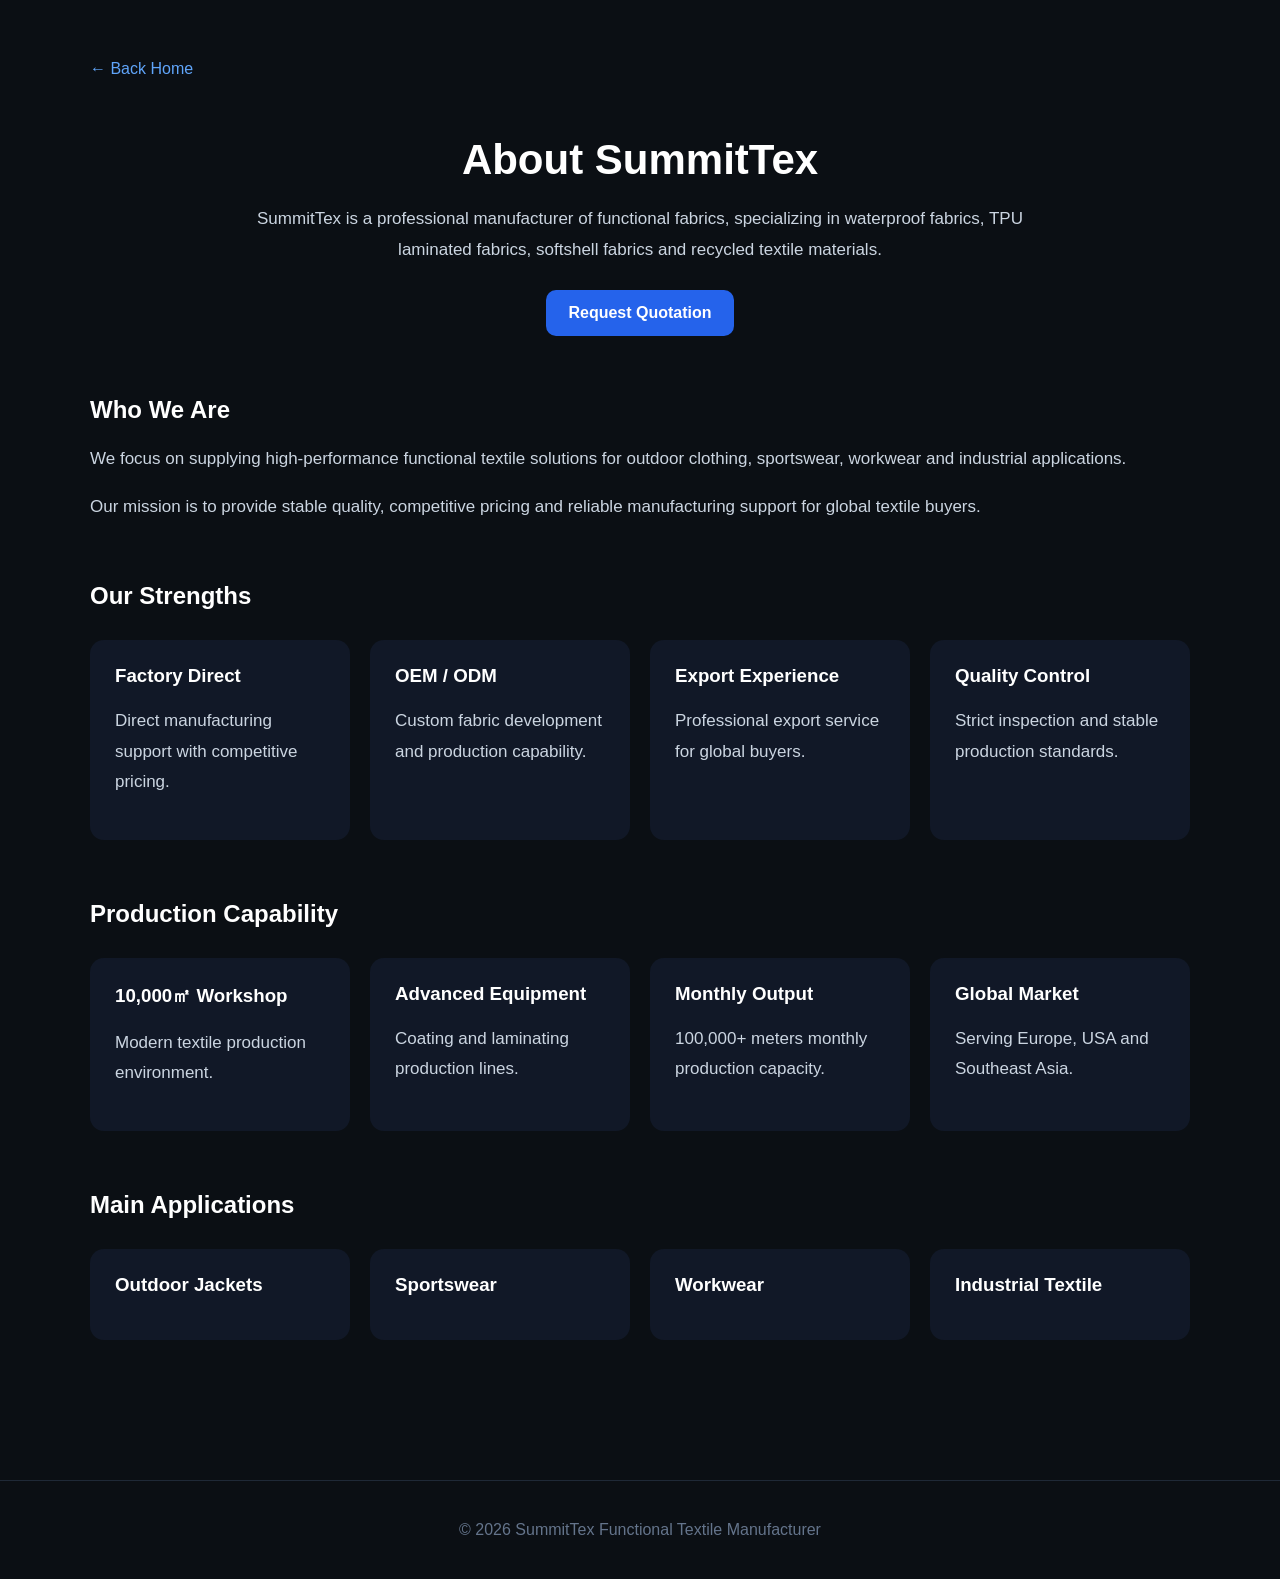
<file: about.html>
<!DOCTYPE html>
<html lang="en">

<head>

<meta charset="UTF-8">
<meta name="viewport" content="width=device-width, initial-scale=1.0">

<title>About SummitTex | Functional Fabric Manufacturer</title>

<style>

body{
    margin:0;
    font-family:Arial;
    background:#0b0f14;
    color:white;
}

.container{
    max-width:1100px;
    margin:auto;
    padding:60px 20px;
}

.back{
    color:#60a5fa;
    text-decoration:none;
    display:inline-block;
    margin-bottom:30px;
}

h1{
    font-size:42px;
    margin-bottom:20px;
}

p{
    color:#cbd5e1;
    line-height:1.8;
    font-size:17px;
}

.section{
    margin-top:60px;
}

.grid{
    display:grid;
    grid-template-columns:repeat(auto-fit,minmax(240px,1fr));
    gap:20px;
    margin-top:30px;
}

.card{
    background:#111827;
    padding:25px;
    border-radius:14px;
}

.card h3{
    margin-top:0;
}

.hero{
    text-align:center;
    margin-bottom:60px;
}

.hero p{
    max-width:800px;
    margin:auto;
}

.button{
    display:inline-block;
    margin-top:25px;
    padding:14px 22px;
    background:#2563eb;
    color:white;
    text-decoration:none;
    border-radius:10px;
    font-weight:bold;
}

.footer{
    text-align:center;
    padding:40px;
    color:#64748b;
    margin-top:80px;
    border-top:1px solid #1f2937;
}

</style>

</head>

<body>

<div class="container">

<a class="back" href="index.html">← Back Home</a>

<div class="hero">

<h1>About SummitTex</h1>

<p>
SummitTex is a professional manufacturer of functional fabrics,
specializing in waterproof fabrics, TPU laminated fabrics,
softshell fabrics and recycled textile materials.
</p>

<a class="button" href="contact.html">
Request Quotation
</a>

</div>

<div class="section">

<h2>Who We Are</h2>

<p>
We focus on supplying high-performance functional textile
solutions for outdoor clothing, sportswear, workwear and
industrial applications.
</p>

<p>
Our mission is to provide stable quality, competitive pricing
and reliable manufacturing support for global textile buyers.
</p>

</div>

<div class="section">

<h2>Our Strengths</h2>

<div class="grid">

<div class="card">
<h3>Factory Direct</h3>
<p>Direct manufacturing support with competitive pricing.</p>
</div>

<div class="card">
<h3>OEM / ODM</h3>
<p>Custom fabric development and production capability.</p>
</div>

<div class="card">
<h3>Export Experience</h3>
<p>Professional export service for global buyers.</p>
</div>

<div class="card">
<h3>Quality Control</h3>
<p>Strict inspection and stable production standards.</p>
</div>

</div>

</div>

<div class="section">

<h2>Production Capability</h2>

<div class="grid">

<div class="card">
<h3>10,000㎡ Workshop</h3>
<p>Modern textile production environment.</p>
</div>

<div class="card">
<h3>Advanced Equipment</h3>
<p>Coating and laminating production lines.</p>
</div>

<div class="card">
<h3>Monthly Output</h3>
<p>100,000+ meters monthly production capacity.</p>
</div>

<div class="card">
<h3>Global Market</h3>
<p>Serving Europe, USA and Southeast Asia.</p>
</div>

</div>

</div>

<div class="section">

<h2>Main Applications</h2>

<div class="grid">

<div class="card">
<h3>Outdoor Jackets</h3>
</div>

<div class="card">
<h3>Sportswear</h3>
</div>

<div class="card">
<h3>Workwear</h3>
</div>

<div class="card">
<h3>Industrial Textile</h3>
</div>

</div>

</div>

</div>

<div class="footer">

© 2026 SummitTex Functional Textile Manufacturer

</div>

</body>
</html>
</file>
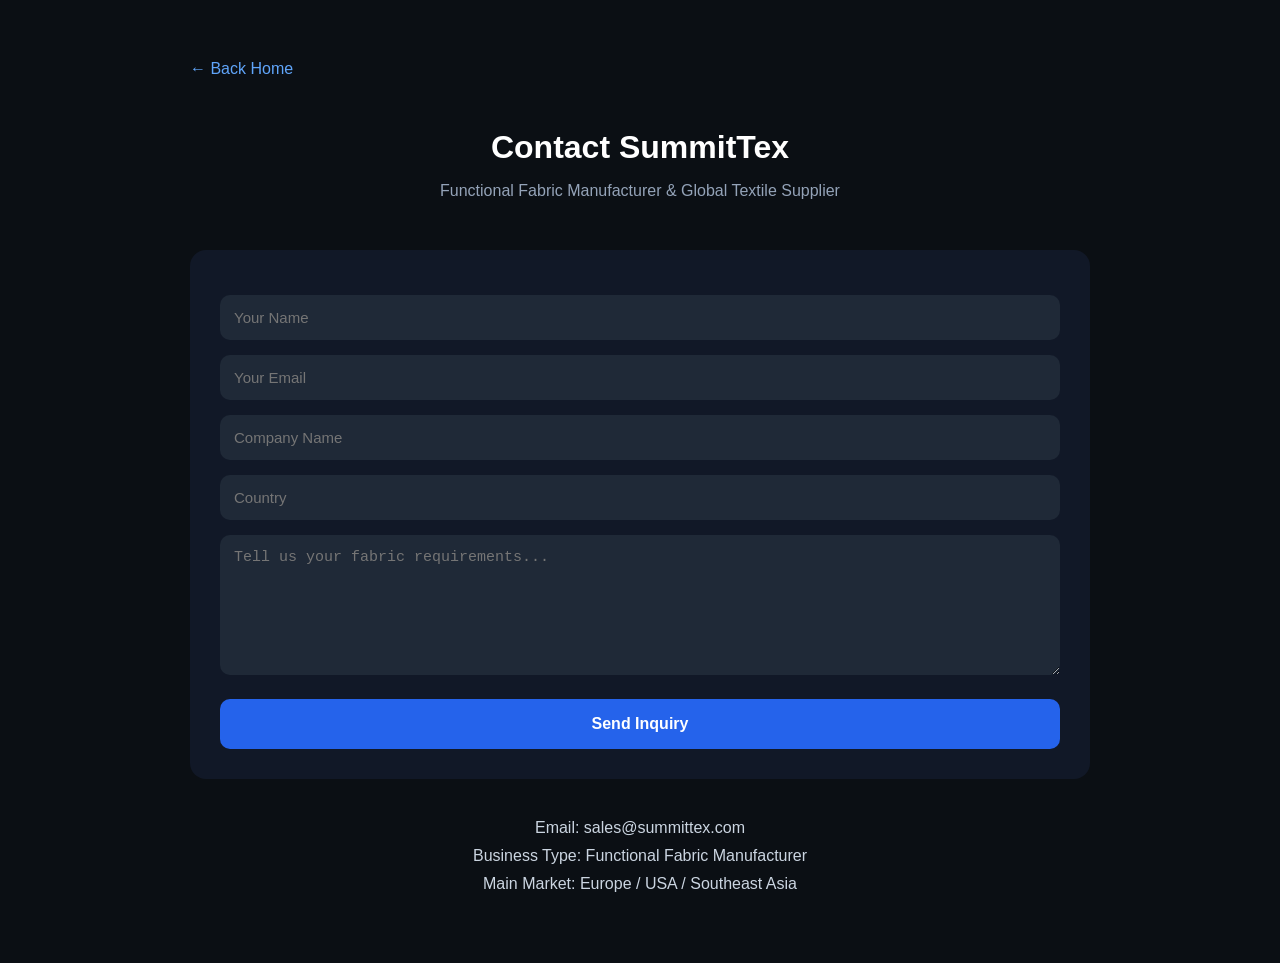
<file: contact.html>
<!DOCTYPE html>
<html lang="en">

<head>

<meta charset="UTF-8">
<meta name="viewport" content="width=device-width, initial-scale=1.0">

<title>Contact SummitTex | Functional Fabric Supplier</title>

<style>

body{
    margin:0;
    font-family:Arial;
    background:#0b0f14;
    color:white;
}

.container{
    max-width:900px;
    margin:auto;
    padding:60px 20px;
}

h1{
    text-align:center;
    margin-bottom:10px;
}

.subtitle{
    text-align:center;
    color:#94a3b8;
    margin-bottom:50px;
}

.box{
    background:#111827;
    padding:30px;
    border-radius:16px;
}

input, textarea{
    width:100%;
    padding:14px;
    margin-top:15px;
    border:none;
    border-radius:10px;
    background:#1f2937;
    color:white;
    font-size:15px;
    box-sizing:border-box;
}

textarea{
    min-height:140px;
    resize:vertical;
}

button{
    width:100%;
    padding:16px;
    margin-top:20px;
    border:none;
    border-radius:10px;
    background:#2563eb;
    color:white;
    font-size:16px;
    cursor:pointer;
    font-weight:bold;
}

.contact-info{
    margin-top:40px;
    text-align:center;
    color:#cbd5e1;
}

.contact-info p{
    margin:10px 0;
}

.back{
    display:inline-block;
    margin-bottom:30px;
    color:#60a5fa;
    text-decoration:none;
}

.success{
    margin-top:20px;
    background:#14532d;
    padding:15px;
    border-radius:10px;
    display:none;
}

</style>

</head>

<body>

<div class="container">

<a class="back" href="index.html">← Back Home</a>

<h1>Contact SummitTex</h1>

<p class="subtitle">
Functional Fabric Manufacturer & Global Textile Supplier
</p>

<div class="box">

<input id="name" placeholder="Your Name">

<input id="email" placeholder="Your Email">

<input id="company" placeholder="Company Name">

<input id="country" placeholder="Country">

<textarea id="message"
placeholder="Tell us your fabric requirements..."></textarea>

<button onclick="submitRFQ()">
Send Inquiry
</button>

<div class="success" id="successBox">
Inquiry submitted successfully. We will contact you soon.
</div>

</div>

<div class="contact-info">

<p>Email: sales@summittex.com</p>

<p>Business Type: Functional Fabric Manufacturer</p>

<p>Main Market: Europe / USA / Southeast Asia</p>

</div>

</div>

<script>

function submitRFQ(){

const name = document.getElementById("name").value;
const email = document.getElementById("email").value;

if(!name || !email){

alert("Please fill in your name and email.");

return;

}

document.getElementById("successBox").style.display = "block";

}

</script>

</body>
</html>
</file>
